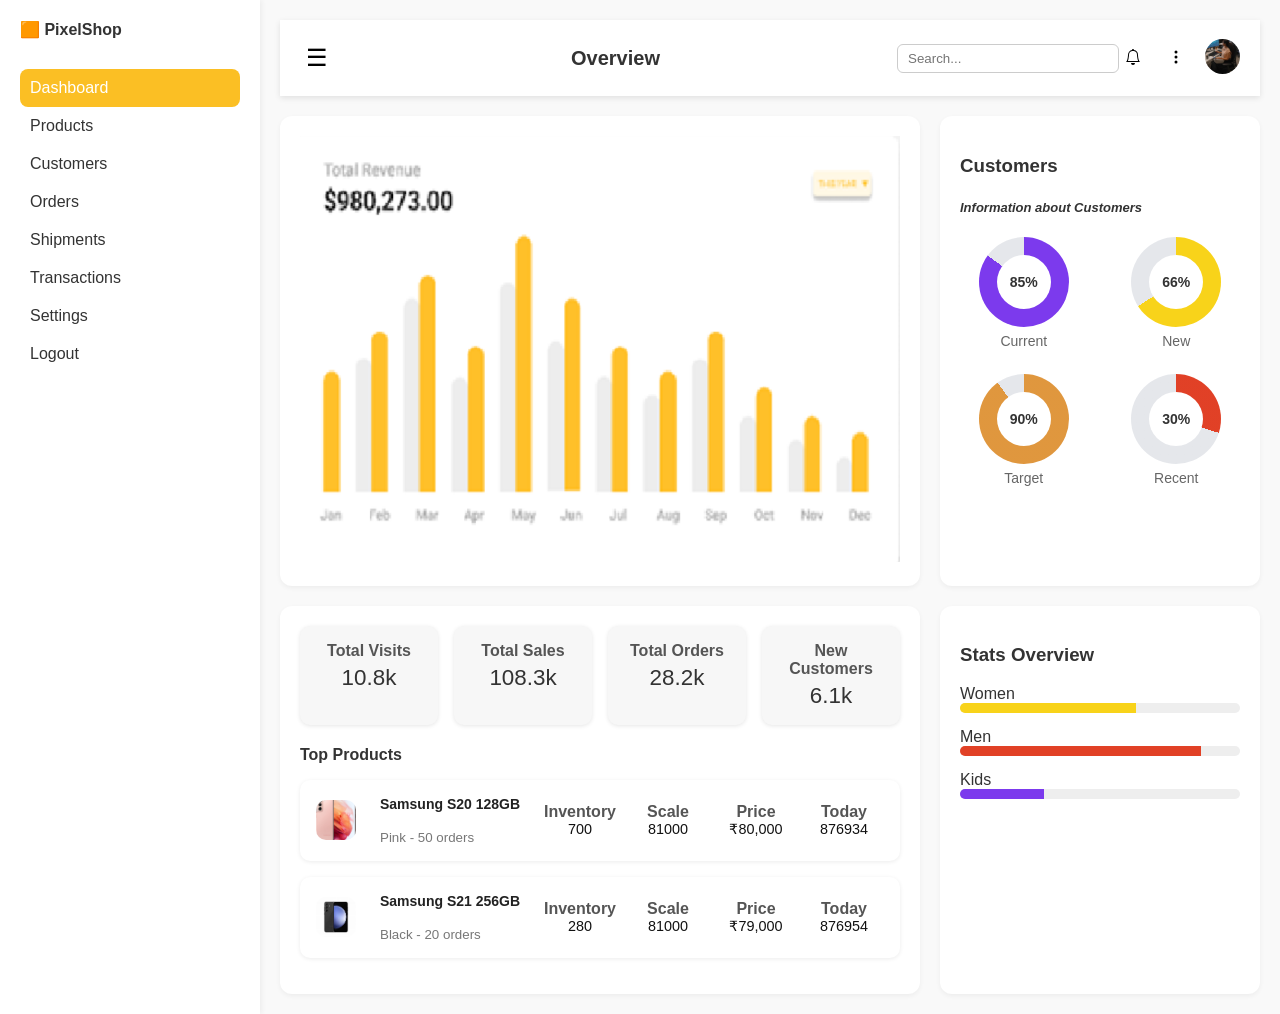
<file: index.html>
<!DOCTYPE html>
<html lang="en">

<head>
  <meta charset="UTF-8" />
  <meta name="viewport" content="width=device-width, initial-scale=1.0" />
  <title>PixelShop Dashboard</title>
  <link rel="stylesheet" href="styles/pixel.css" />
   <link rel="stylesheet" href="https://cdn.jsdelivr.net/npm/bootstrap-icons@1.13.1/font/bootstrap-icons.min.css">

</head>

<body>
  <div class="container">
   
    <aside class="sidebar" id="sidebar">
      <div class="logo">🟧 PixelShop</div>
      <nav>
        <a href="#" class="active">Dashboard</a>
        <a href="#">Products</a>
        <a href="#">Customers</a>
        <a href="#">Orders</a>
        <a href="#">Shipments</a>
        <a href="#">Transactions</a>
        <a href="#">Settings</a>
        <a href="#">Logout</a>
      </nav>
    </aside>

    <!-- Main Content -->
    <main class="main">
     <header class="header">
  <button class="menu-btn" id="menu-btn">☰</button>
  <h2>Overview</h2>
  <input type="text" placeholder="Search..." />

  <div class="header-icons">
    <button class="icon-btn">
       <svg xmlns="http://www.w3.org/2000/svg" width="16" height="16" fill="currentColor" class="bi bi-bell" viewBox="0 0 16 16">
  <path d="M8 16a2 2 0 0 0 2-2H6a2 2 0 0 0 2 2M8 1.918l-.797.161A4 4 0 0 0 4 6c0 .628-.134 2.197-.459 3.742-.16.767-.376 1.566-.663 2.258h10.244c-.287-.692-.502-1.49-.663-2.258C12.134 8.197 12 6.628 12 6a4 4 0 0 0-3.203-3.92zM14.22 12c.223.447.481.801.78 1H1c.299-.199.557-.553.78-1C2.68 10.2 3 6.88 3 6c0-2.42 1.72-4.44 4.005-4.901a1 1 0 1 1 1.99 0A5 5 0 0 1 13 6c0 .88.32 4.2 1.22 6"/>
</svg>
    </button>
    <button class="icon-btn">
       <svg xmlns="http://www.w3.org/2000/svg" width="16" height="16" fill="currentColor" class="bi bi-three-dots-vertical" viewBox="0 0 16 16">
  <path d="M9.5 13a1.5 1.5 0 1 1-3 0 1.5 1.5 0 0 1 3 0m0-5a1.5 1.5 0 1 1-3 0 1.5 1.5 0 0 1 3 0m0-5a1.5 1.5 0 1 1-3 0 1.5 1.5 0 0 1 3 0"/>
</svg>
    </button>
    <div class="profile">
      <img src="images/Honey.jpeg" alt="Profile Picture" />
    </div>
  </div>
</header>


      <section class="grid-container">
        <!-- Total Revenue Chart -->
        <div class="card chart">
          <!-- <h3>Total Revenue</h3>-->
       

         <div>
            <img src="images/graph.png" style="align-self:safe;" style="width:fit-content; height: 300px;"></img>
          </div>
  
        </div>

        <!-- Customers Section -->
        <div class="card customers">
          <h3>Customers</h3>
          <h4><small style="font-size: small; font-style: italic;">Information about Customers</small>
          </h4>

          <div class="donut-container">
            <div class="donut-wrap">
              <div class="donut purple" data-percent="85"></div>
              <p>Current</p>
            </div>

            <div class="donut-wrap">
              <div class="donut orange" data-percent="66"></div>
              <p>New</p>
            </div>

            <div class="donut-wrap">
              <div class="donut red" data-percent="90"></div>
              <p>Target</p>

            </div>
            <div class="donut-wrap">
              <div class="donut gray" data-percent="30"></div>
              <p>Recent</p>
            </div>
          </div>
        </div>



        <!-- Top Products -->
        <div class="card products">
          <div class="tiny-cards">
            <div class="tiny">
              <p>Total Visits</p><span>10.8k</span>
            </div>
            <div class="tiny">
              <p>Total Sales</p><span>108.3k</span>
            </div>
            <div class="tiny">
              <p>Total Orders</p><span>28.2k</span>
            </div>
            <div class="tiny">
              <p>New Customers</p><span>6.1k</span>
            </div>
          </div>

          <!-- Top Products -->
          <div class="top-products">
            <h4>Top Products</h4>

            <div class="prod shaded">
              <img src="images/6441107_sd.jpg" alt="Samsung S20">
              <div class="prod-content">
                <div class="prod-info">
                  <strong>Samsung S20 128GB</strong><br>
                  <small>Pink - 50 orders</small>
                </div>
                <div class="prod-stats">
                  <div><span>Inventory</span><span>700</span></div>
                  <div><span>Scale</span><span>81000</span></div>
                  <div><span>Price</span><span>₹80,000</span></div>
                  <div><span>Today</span><span>876934</span></div>
                </div>
              </div>
            </div>


            <div class="prod shaded">
              <img src="images/blackmobile.jpg" alt="Samsung S21">
              <div class="prod-content">
                <div class="prod-info">
                  <strong>Samsung S21 256GB</strong><br>
                  <small>Black - 20 orders</small>
                </div>
                <div class="prod-stats">
                  <div><span>Inventory</span><span>280</span></div>
                  <div><span>Scale</span><span>81000</span></div>
                  <div><span>Price</span><span>₹79,000</span></div>
                  <div><span>Today</span><span>876954</span></div>
                </div>
              </div>
            </div>


          </div>
        </div>
        <!-- Stats Overview -->
        <div class="card stats">
          <h3>Stats Overview</h3>
          <div class="stat">
            <span>Women</span>
            <div class="progress">
              <div class="fill" style="width: 63%"></div>
            </div>
          </div>
          <div class="stat">
            <span>Men</span>
            <div class="progress">
              <div class="fill red" style="width: 86%"></div>
            </div>
          </div>
          <div class="stat">
            <span>Kids</span>
            <div class="progress">
              <div class="fill purple" style="width: 30%"></div>
            </div>
          </div>
        </div>
      </section>
    </main>
  </div>

  <script>
    // Sidebar toggle for mobile
    const sidebar = document.getElementById('sidebar');
    const menuBtn = document.getElementById('menu-btn');
    menuBtn.addEventListener('click', () => sidebar.classList.toggle('active'));

    // Donut progress rendering
    document.querySelectorAll('.donut').forEach(donut => {
      const percent = donut.dataset.percent;
      const color = getComputedStyle(donut).getPropertyValue('--clr');
      donut.innerHTML = `<span>${percent}%</span>`;
      donut.style.background = `conic-gradient(${color} ${percent}%, #e5e7eb ${percent}%)`;
    });

  </script>
</body>

</html>
</file>
<file: styles/pixel.css>
:root {
  --primary: #fbbf24;
  --dark: #333;
  --light: #f9f9f9;
  --clr-purple: #7c3aed;
  --clr-orange: #f8d31a;
  --clr-red: hsl(33, 72%, 56%);
  --clr-gray: lab(52.48% 61.63 52.13);
}

body, html {
  margin: 0;
  padding: 0;
  overflow-x: hidden; 
}

body {
  font-family: 'Poppins', sans-serif;
  background: var(--light);
  color: var(--dark);
}

.container {
  display: flex;
  min-height: 100vh;
  flex-wrap: nowrap;
}

/* Sidebar */
.sidebar {
  width: 220px;
  background: white;
  padding: 20px;
  box-shadow: 2px 0 5px rgba(0,0,0,0.05);
  display: flex;
  flex-direction: column;
  transition: all 0.3s ease;
  z-index: 100;
}

.sidebar .logo {
  font-weight: bold;
  margin-bottom: 30px;
}

.sidebar nav a {
  text-decoration: none;
  color: var(--dark);
  padding: 10px;
  border-radius: 8px;
  display: block;
  transition: 0.3s;
}

.sidebar nav a.active,
.sidebar nav a:hover {
  background: var(--primary);
  color: white;
}

.main {
  flex: 1;
  padding: 20px;
  min-width: 0;
}

.header {
  display: flex;
  align-items: center;
  justify-content: space-between;
  background: #fff;
  padding: 10px 20px;
  box-shadow: 0 2px 6px rgba(0, 0, 0, 0.1);
  flex-wrap: wrap;
}

.menu-btn {
  font-size: 24px;
  background: none;
  border: none;
  cursor: pointer;
}

.header h2 {
  flex: 1;
  text-align: center;
  font-size: 20px;
  color: #333;
  min-width: 0;
}

.header input {
  width: 200px;
  padding: 6px 10px;
  border-radius: 6px;
  border: 1px solid #ccc;
}

.header-icons {
  display: flex;
  align-items: center;
  gap: 15px;
}

.icon-btn {
  background: none;
  border: none;
  font-size: 20px;
  cursor: pointer;
}

.profile img {
  width: 35px;
  height: 35px;
  border-radius: 50%;
  object-fit: cover;
  cursor: pointer;
}


.grid-container {
  margin-top: 20px;
  display: grid;
  grid-template-columns: 2fr 1fr;
  grid-template-rows: auto auto;
  gap: 20px;
}

.card {
  background: white;
  border-radius: 12px;
  padding: 20px;
  box-shadow: 0 2px 5px rgba(0,0,0,0.05);
}


.donut-container {
  display: grid;
  grid-template-columns: repeat(2, 1fr);
  gap: 25px;
  justify-items: center;
  text-align: center;
}

.donut-wrap {
  display: flex;
  flex-direction: column;
  align-items: center;
  gap: 6px;
}

.donut {
  width: 90px;
  height: 90px;
  border-radius: 50%;
  display: flex;
  justify-content: center;
  align-items: center;
  position: relative;
  --clr: var(--clr-gray);
  font-weight: 600;
  background: conic-gradient(var(--clr) 0%, #e5e7eb 0%);
}

.donut::before {
  content: "";
  position: absolute;
  width: 60%;
  height: 60%;
  background: #fff;
  border-radius: 50%;
}

.donut span {
  position: relative;
  z-index: 2;
  font-size: 14px;
  font-weight: 600;
  color: var(--dark);
}

.donut-wrap p {
  margin: 0;
  font-size: 14px;
  color: #666;
  font-weight: 500;
}

.donut.purple { --clr: var(--clr-purple); }
.donut.orange { --clr: var(--clr-orange); }
.donut.red { --clr: var(--clr-red); }
.donut.gray { --clr: var(--clr-gray); }


.stat {
  margin-bottom: 15px;
}

.progress {
  height: 10px;
  background: #eee;
  border-radius: 6px;
  overflow: hidden;
}

.fill {
  height: 100%;
  background: var(--clr-orange);
}
.fill.red { background: var(--clr-gray); }
.fill.purple { background: var(--clr-purple); }


.tiny-cards {
  display: grid;
  grid-template-columns: repeat(4, 1fr);
  gap: 1rem;
}

.tiny {
  background: #f7f7f7;
  border-radius: 10px;
  padding: 1rem;
  text-align: center;
  box-shadow: 0 1px 4px rgba(0,0,0,0.1);
}

.tiny p {
  margin: 0;
  font-weight: 600;
  color: #555;
}

.tiny span {
  display: block;
  font-size: 1.4rem;
  color: #333;
  margin-top: 0.3rem;
}

.top-products h4 {
  margin-bottom: 1rem;
}

.prod {
  display: flex;
  align-items: center;
  justify-content: flex-start;
  gap: 1.5rem;
  padding: 1rem;
  background: #fff;
  border-radius: 10px;
  box-shadow: 0 1px 4px rgba(0,0,0,0.08);
  margin-bottom: 1rem;
  flex-wrap: wrap;
}

.prod img {
  width: 40px;
  height: 40px;
  border-radius: 10px;
  object-fit: cover;
}

.prod-content {
  display: flex;
  align-items: center;
  justify-content: space-between;
  flex: 1;
  flex-wrap: wrap;
}

.prod-info {
  display: flex;
  flex-direction: column;
  justify-content: center;
  min-width: 160px;
}

.prod-info strong { font-size: 14px; color: #222; }
.prod-info small { color: #777; }

.prod-stats {
  display: flex;
  justify-content: space-between;
  flex-wrap: wrap;
  gap: 0.5rem;
  flex: 1;
  min-width: 0;
}

.prod-stats div {
  display: flex;
  flex-direction: column;
  align-items: center;
  text-align: center;
  flex: 1;
  min-width: 60px;
}

.prod-stats span:first-child { font-weight: 600; color: #555; }
.prod-stats span:last-child { color: #111; font-size: 0.9rem; }


img {
  max-width: 100%;
  height: auto;
}


@media (max-width: 1200px) {
  .grid-container {
    grid-template-columns: 1fr 1fr;
  }
  .tiny-cards {
    grid-template-columns: repeat(2, 1fr);
  }
}

@media (max-width: 900px) {
  .grid-container {
    grid-template-columns: 1fr;
  }
  .tiny-cards {
    grid-template-columns: 1fr;
  }
  .donut-container {
    grid-template-columns: 1fr 1fr;
  }
}

@media (max-width: 700px) {
 
  .sidebar {
    position: fixed;
    left: -70%;
    width: 70%;
    max-width: 250px;
    top: 0;
    height: 100vh;
    transition: left 0.3s ease;
  }
  .sidebar.active { left: 0; }

 
  .main { width: 100%; margin-left: 0; padding: 10px; }


  .menu-btn { display: block; }
  .header h2 { width: 100%; text-align: left; margin: 8px 0; }
  .header input { width: 100%; margin: 8px 0; }
  .header-icons { width: 100%; justify-content: flex-end; margin-top: 5px; }

  .prod { flex-direction: column !important; align-items: flex-start; }
  .prod-content { flex-direction: column !important; align-items: flex-start; width: 100%; }
  .prod-stats { flex-direction: row !important; flex-wrap: wrap; justify-content: space-between; width: 100%; min-width: 0; }

  .tiny-cards, .donut-container { grid-template-columns: 1fr !important; }
}
</file>
